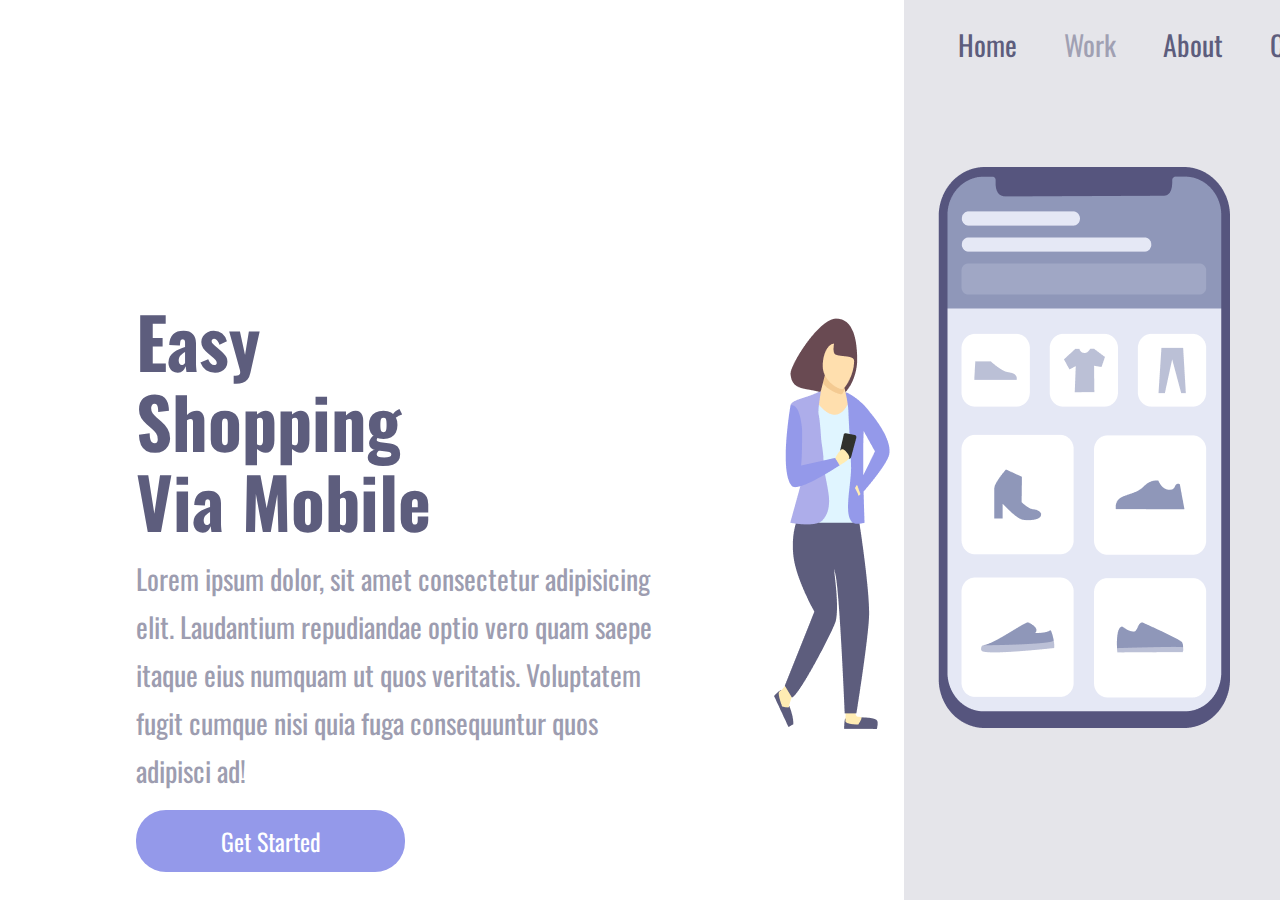
<file: SHOPPING MOBILE/index.html>
<!DOCTYPE html>
<html lang="en">

<head>
    <meta charset="UTF-8">
    <meta http-equiv="X-UA-Compatible" content="IE=edge">
    <meta name="viewport" content="width=device-width, initial-scale=1.0">
    <title>Shopping in mobile</title>
    <link rel="stylesheet" href="./style.css">
    <link rel="preconnect" href="https://fonts.googleapis.com">
    <link rel="preconnect" href="https://fonts.gstatic.com" crossorigin>
    <link href="https://fonts.googleapis.com/css2?family=Oswald&display=swap" rel="stylesheet">
</head>

<body>
    <div class="wrapper">
        <section class="container-left">
            <h1>Easy Shopping Via Mobile</h1>
            <p>Lorem ipsum dolor, sit amet consectetur adipisicing elit. Laudantium repudiandae optio vero quam saepe
                itaque eius numquam ut quos veritatis. Voluptatem fugit cumque nisi quia fuga consequuntur quos adipisci
                ad!</p>
            <button>Get Started</button>
        </section>

        <section class="container-right">
            <header>
                <a>Home</a>
                <a>Work</a>
                <a>About</a>
                <a>Contact</a>
            </header>
            <img src="./girl-cellphone.png">
        </section>
    </div>
</body>

</html>
</file>
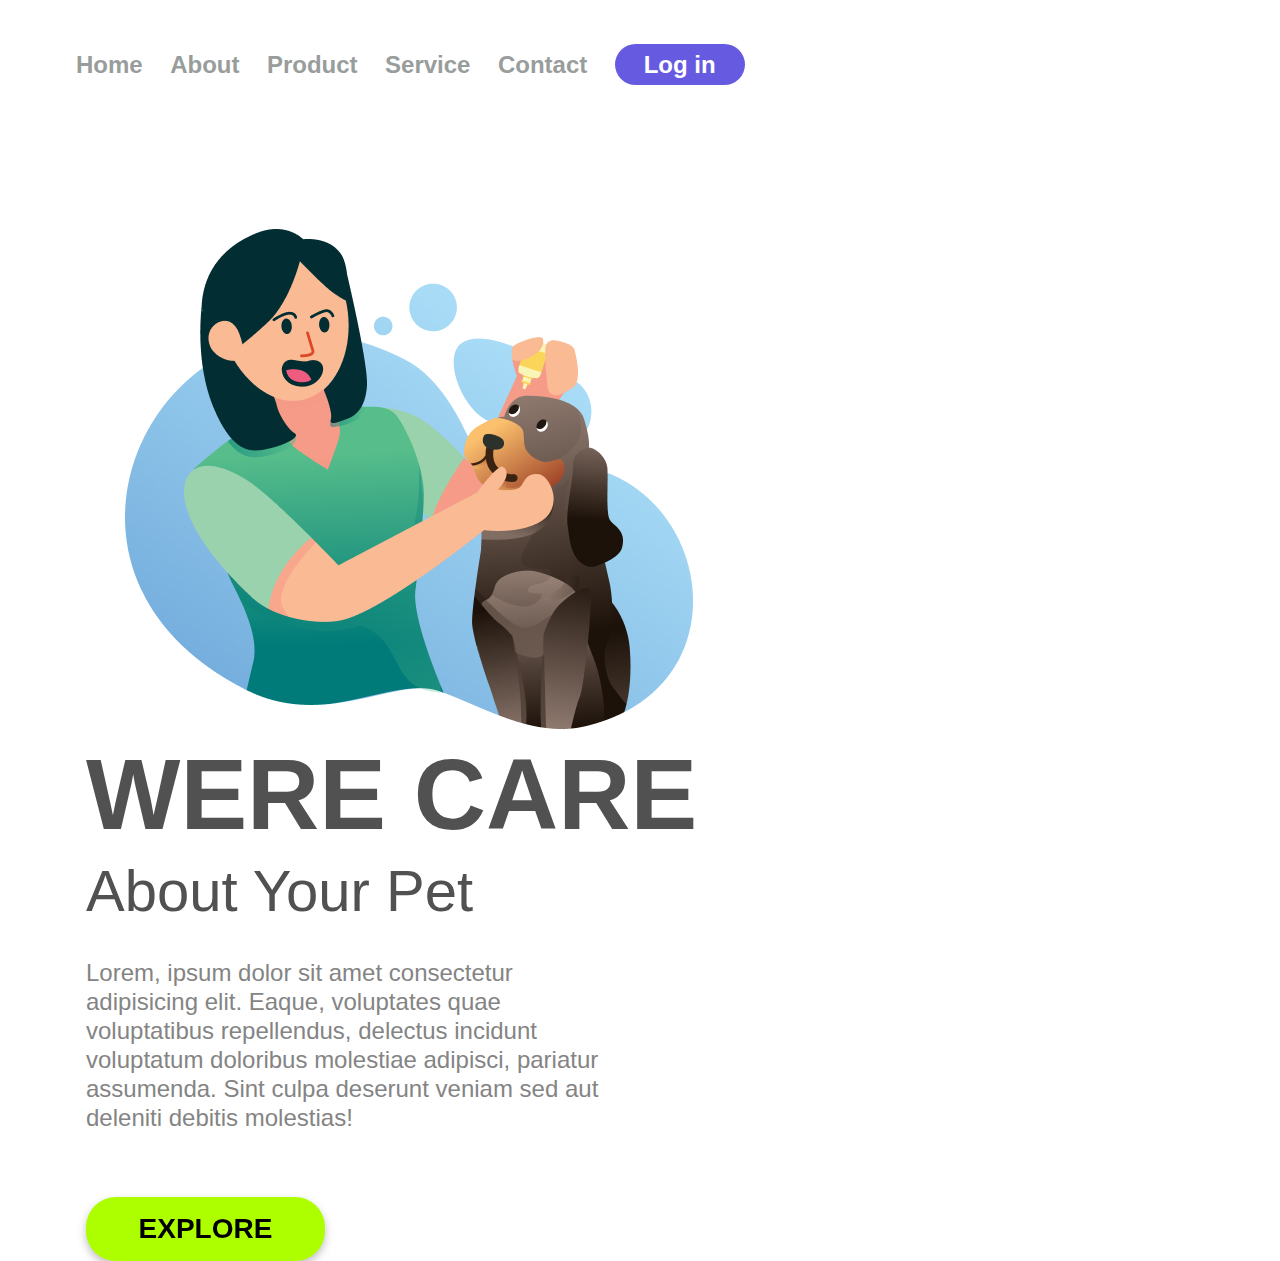
<file: WE CARE/index.html>
<!DOCTYPE html>
<html lang="pt-br">

<head>
    <meta charset="UTF-8">
    <meta http-equiv="X-UA-Compatible" content="IE=edge">
    <meta name="viewport" content="width=device-width, initial-scale=1.0">
    <link rel="stylesheet" href="./styles.css">
    <link rel="preconnect" href="https://fonts.googleapis.com">
    <link rel="preconnect" href="https://fonts.gstatic.com" crossorigin>
    <link href="https://fonts.googleapis.com/css2?family=Montserrat:wght@400;500;600;700;900&display=swap"
        rel="Sstylesheet">
    <title>We Care</title>

</head>

<body>

    <header>
        <a class="link-header">Home</a>
        <a class="link-header">About</a>
        <a class="link-header">Product</a>
        <a class="link-header">Service</a>
        <a class="link-header">Contact</a>
        <button class="button-header">Log in</button>
    </header>

    <main>
        <img src="./img/wecare.png" alt="Logo-We-care" class="img-logo">

        <section>
            <h1>WERE CARE</h1>
            <h2>About Your Pet</h2>
            <p>Lorem, ipsum dolor sit amet consectetur adipisicing elit. Eaque, voluptates quae voluptatibus repellendus, delectus incidunt voluptatum doloribus molestiae adipisci, pariatur assumenda. Sint culpa deserunt veniam sed aut deleniti debitis molestias!</p>
            <button class="button-explore">EXPLORE</button>
        </section>
    </main>
</body>
</html>
</file>
<file: SHOPPING MOBILE/style.css>
* {
    font-family: 'Oswald', sans-serif;
    margin: 0;
    padding: 0;
    box-sizing: border-box;
}

.wrapper {
    width: 100vw;
    height: 100vh;
}

.container-left {
    display: inline-block;
    width: 60%;
    margin: 300px 0 0 136px;
}

.container-right {
    display: inline-block;
    width: 40%;
    position: absolute;
    background-color: rgba(93, 93, 125, 0.16);
    height: 100vh;
    width: 40%;


}


img {
    position: relative;
    margin-top: 20%;
    right: 130px;

}

h1 {
    font-size: 70px;
    line-height: 80px;
    color: #5D5D7D;
    width: 368px;

}

p {
    font-size: 28px;
    line-height: 48px;
    color: #5D5D7D;
    opacity: 0.6;
    width: 540px;
    margin-top: 15px;
    margin-bottom: 15px;
}

button {
    width: 269px;
    height: 62px;
    background: #9499EA;
    border: none;
    font-size: 24px;
    line-height: 36px;
    text-align: center;
    color: #FFFFFF;
    border-radius: 30px;
    cursor: pointer;

}

button:hover {
    opacity: 0.8;
}

button:active {
    opacity: 0.4;
}

header {
    font-size: 28px;
    line-height: 41px;
    color: #5D5D7D;
    margin-left: 54px;
    padding-top: 24px;

}

a {
    margin-right: 41px;
    cursor: pointer;
}

a:nth-child(2) {
    opacity: 0.5;
}

a:hover {
    opacity: .5;
}

a:active {
    opacity: .8;
}

@media screen and (max-width: 900px) {
    .container-left {
        width: 100%;
        height: 50%;
        padding: 0;
        margin: 0;
    }

    .container-right {
        display: block;
        height: auto;
        width: 100%;
        position: static;
        padding: 40px;
    }

    img {
        position: static;
        max-width: 90%;
    }

    header {
        display: none;
    }

    h1 {
        font-size: 36px;
        line-height: 52px;
        width: auto;
        margin: 58px 50px 0 50px;
        text-align: center;
    }

    p {
        margin: 15px;
        width: auto;
        text-align: center;
        font-size: 14px;
        line-height: 24px;

    }

    button {
        margin: auto;
        display: block;
    }
}
</file>
<file: WE CARE/styles.css>
* {
    font-family: 'Montserrat', sans-serif;
    margin: 0;
    padding: 0;
    box-sizing: border-box;
}

header {
    margin: 44px 0 144px 76px;

}

.link-header {
    font-weight: 600;
    font-size: 24px;
    line-height: 29px;
    color: #989D9C;
    margin-right: 23px;
    cursor: pointer;
}

.button-header {
    background: #665AE1;
    border-radius: 20.5px;
    width: 130px;
    height: 41px;
    border: none;
    font-weight: 600;
    font-size: 24px;
    line-height: 29px;
    color: #FFFFFF;
    cursor: pointer;
}

.img-logo {
    width: 568px;
    height: 500px;
    margin-left: 125px;
    display: inline-block;
}

section {
    display: inline-block;
    margin-left: 86px;
}

h1 {
    font-weight: 900;
    font-size: 100px;
    line-height: 122px;
    color: #515151;
}

h2 {
    width: 448px;
    height: 71px;
    font-weight: 500;
    font-size: 58px;
    line-height: 71px;
    color: #515151;
}

p {
    font-weight: 400;
    font-size: 24px;
    line-height: 29px;
    color: #848484;
    width: 515px;
    margin-top: 32px;
    margin-bottom: 65px;
  
}

.button-explore {
    background: #ADFF00;
    border-radius: 30px;
    width: 239px;
    height: 64px;
    line-height: 34px;
    color: #000000;
    border: none;
    cursor: pointer;
    filter: drop-shadow( 0px 4px 4px rgba(0,0,0,0.25));
    font-weight: 700;
    font-size: 28px;
 


}
</file>
